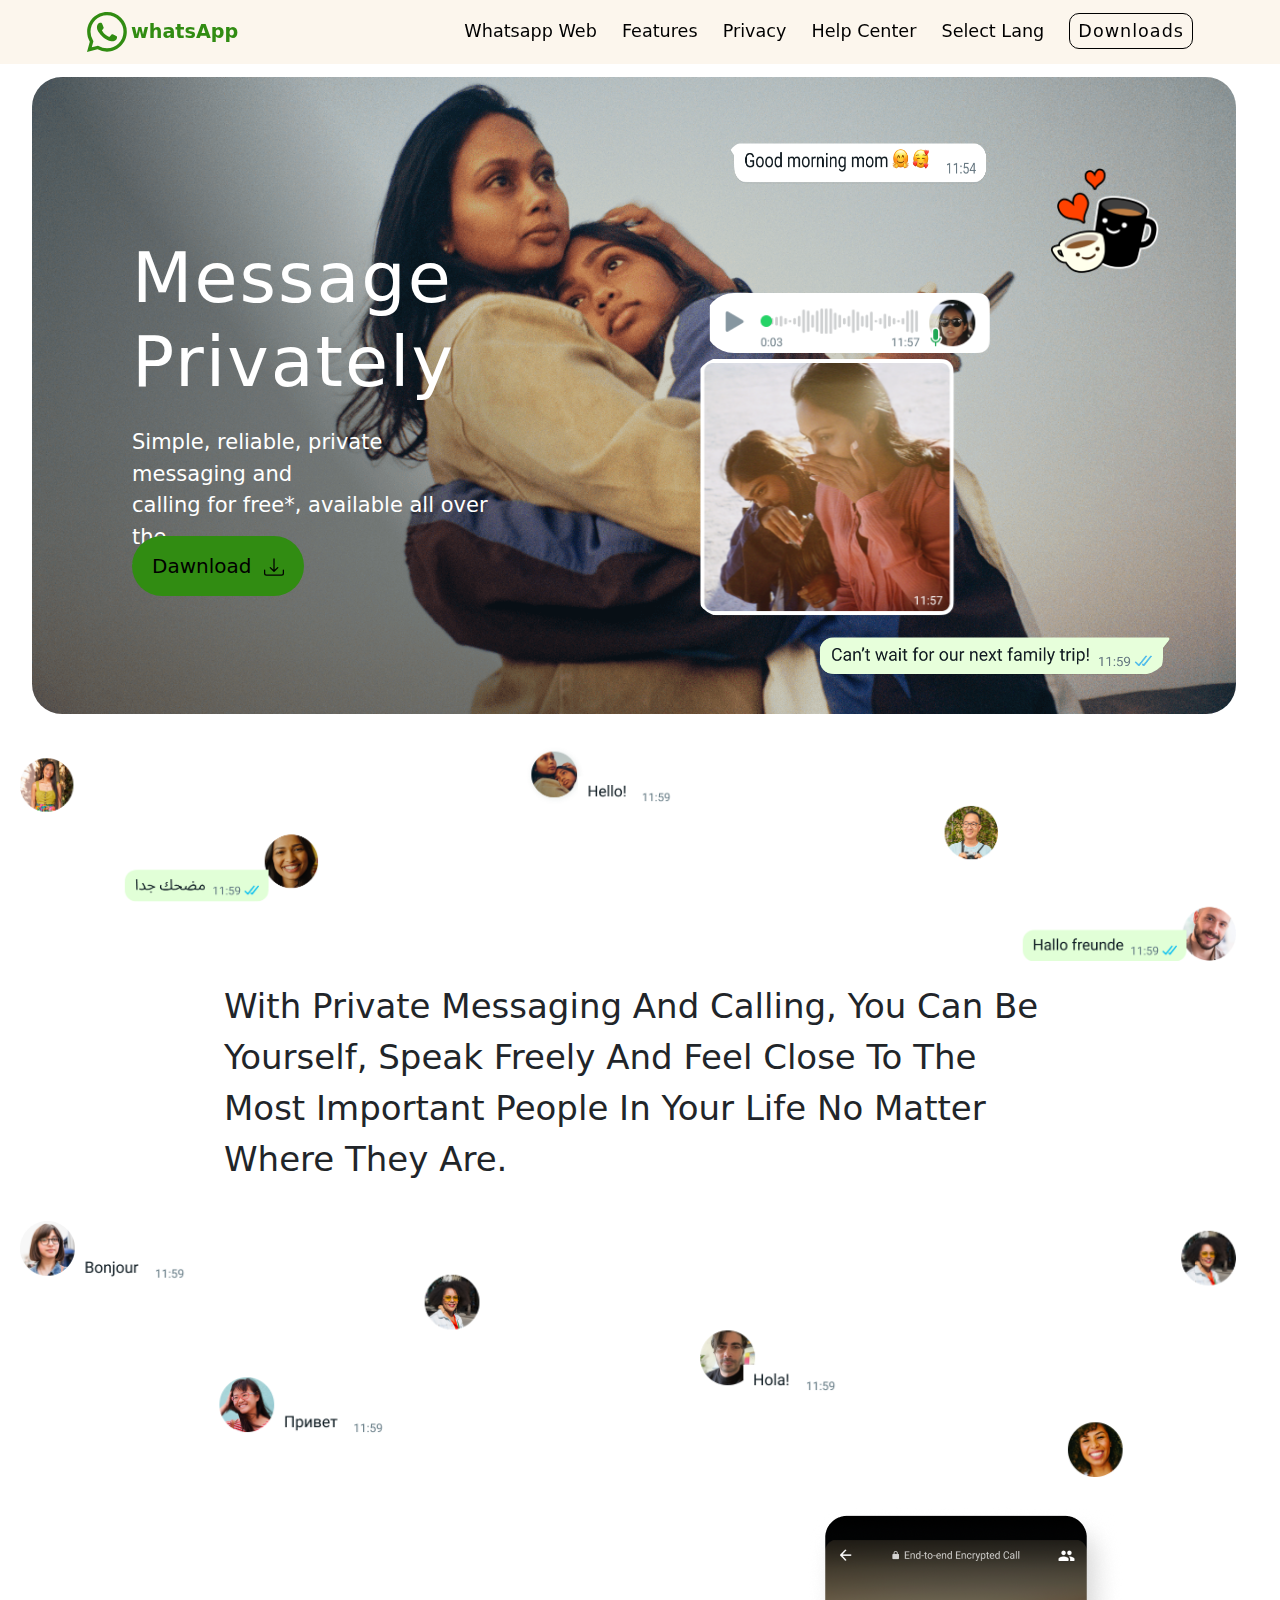
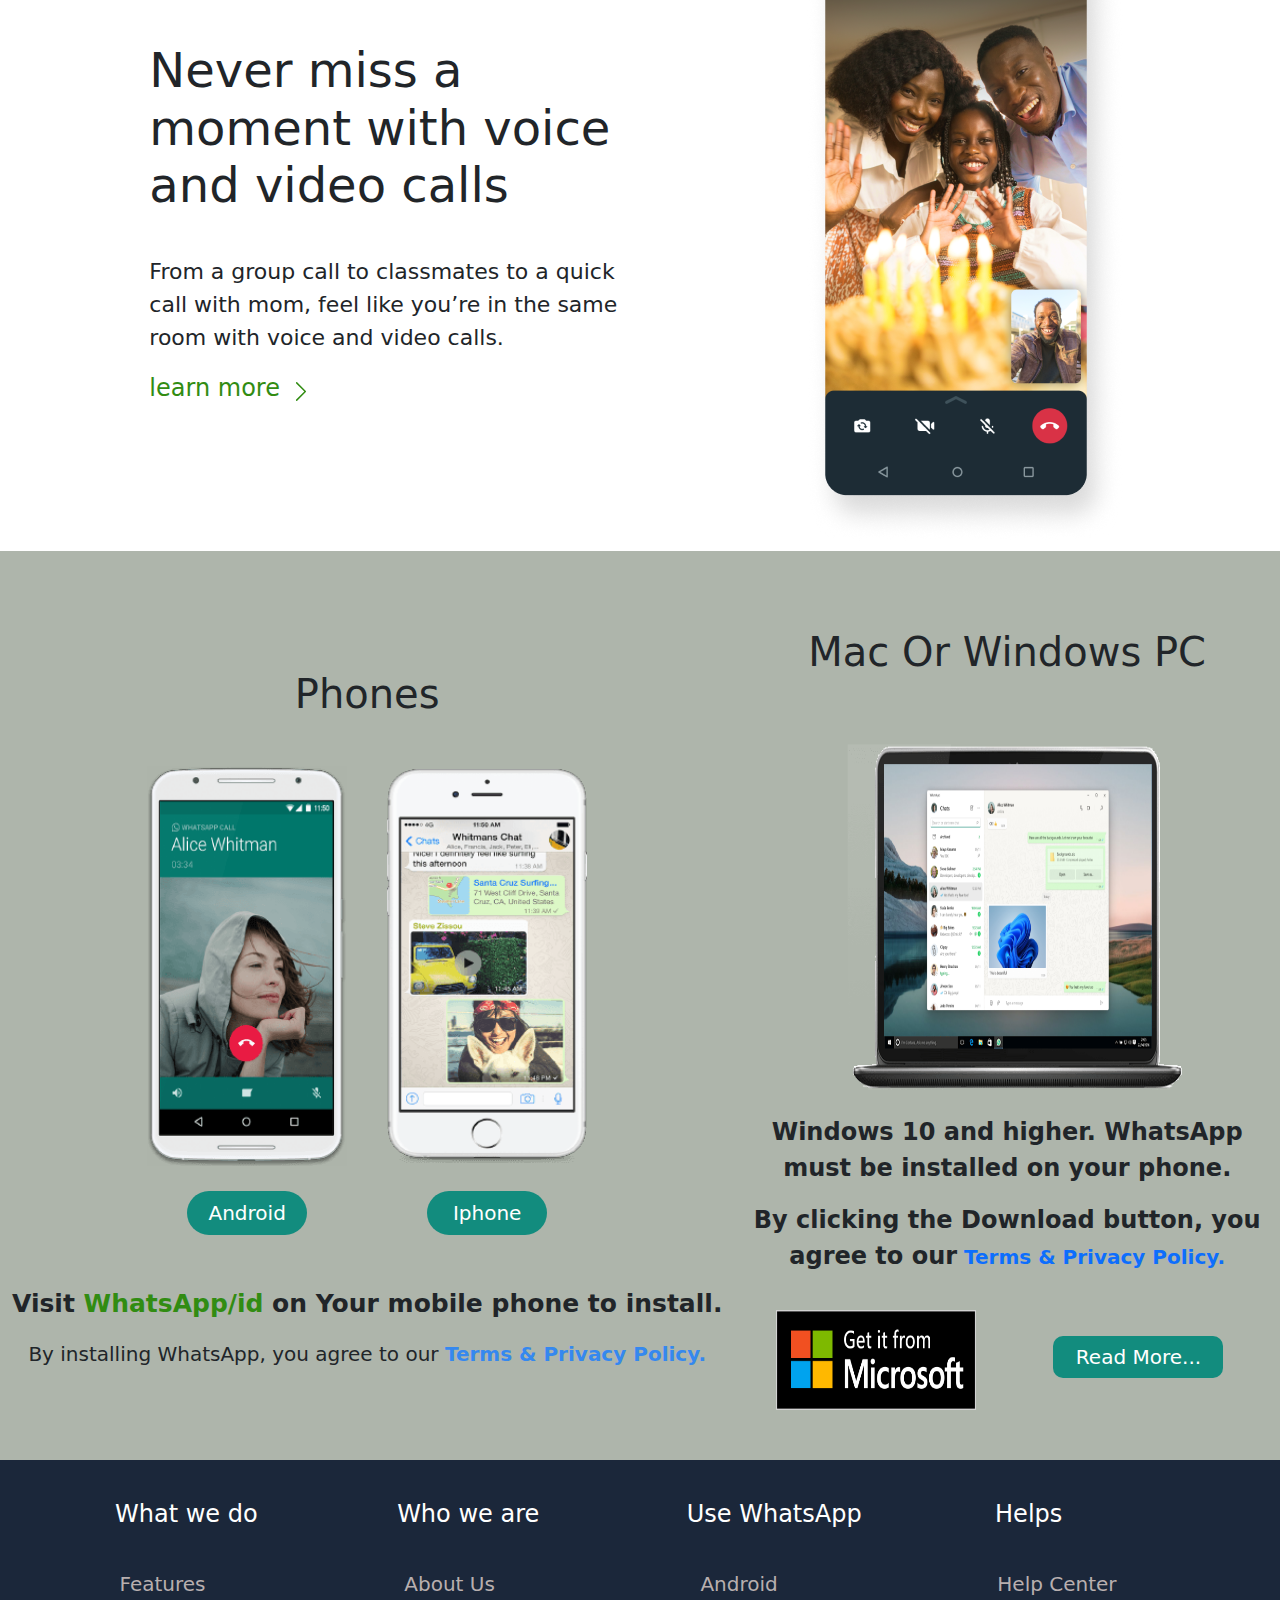
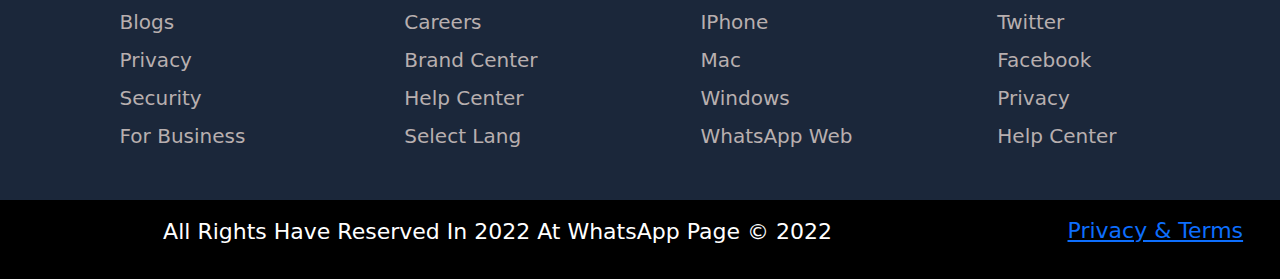
<file: index.html>
<!DOCTYPE HTML>
<html lang="en">

<head>
	<meta charset="UTF-8">
	<title>Whats App</title>
	<link rel="stylesheet" href="css/all.min.css">
	<link rel="stylesheet" href="css/bootstrap.min.css">
	<link rel='stylesheet' href='whatsApp.css' />
</head>

<body>
	<!-- the header-->
	<header>
		<div class="main_head">
			<div class="logo">
				<a href="https://www.WhatsApp.com">
					<svg xmlns="http://www.w3.org/2000/svg" width="16" height="16" fill="currentColor"
						class="bi bi-whatsapp" viewBox="0 0 16 16">
						<path
							d="M13.601 2.326A7.854 7.854 0 0 0 7.994 0C3.627 0 .068 3.558.064 7.926c0 1.399.366 2.76 1.057 3.965L0 16l4.204-1.102a7.933 7.933 0 0 0 3.79.965h.004c4.368 0 7.926-3.558 7.93-7.93A7.898 7.898 0 0 0 13.6 2.326zM7.994 14.521a6.573 6.573 0 0 1-3.356-.92l-.24-.144-2.494.654.666-2.433-.156-.251a6.56 6.56 0 0 1-1.007-3.505c0-3.626 2.957-6.584 6.591-6.584a6.56 6.56 0 0 1 4.66 1.931 6.557 6.557 0 0 1 1.928 4.66c-.004 3.639-2.961 6.592-6.592 6.592zm3.615-4.934c-.197-.099-1.17-.578-1.353-.646-.182-.065-.315-.099-.445.099-.133.197-.513.646-.627.775-.114.133-.232.148-.43.05-.197-.1-.836-.308-1.592-.985-.59-.525-.985-1.175-1.103-1.372-.114-.198-.011-.304.088-.403.087-.088.197-.232.296-.346.1-.114.133-.198.198-.33.065-.134.034-.248-.015-.347-.05-.099-.445-1.076-.612-1.47-.16-.389-.323-.335-.445-.34-.114-.007-.247-.007-.38-.007a.729.729 0 0 0-.529.247c-.182.198-.691.677-.691 1.654 0 .977.71 1.916.81 2.049.098.133 1.394 2.132 3.383 2.992.47.205.84.326 1.129.418.475.152.904.129 1.246.08.38-.058 1.171-.48 1.338-.943.164-.464.164-.86.114-.943-.049-.084-.182-.133-.38-.232z" />
					</svg>
				</a>
				<a href=""> whatsApp</a>
			</div>
			<div class="nav1">
				<svg xmlns="http://www.w3.org/2000/svg" width="33" height="22" fill="currentColor"
					class="bi bi-list svg" viewBox="0 0 16 16">
					<path fill-rule="evenodd"
						d="M2.5 12a.5.5 0 0 1 .5-.5h10a.5.5 0 0 1 0 1H3a.5.5 0 0 1-.5-.5zm0-4a.5.5 0 0 1 .5-.5h10a.5.5 0 0 1 0 1H3a.5.5 0 0 1-.5-.5zm0-4a.5.5 0 0 1 .5-.5h10a.5.5 0 0 1 0 1H3a.5.5 0 0 1-.5-.5z" />
				</svg>
				<ul>
					<li><a href="3">Whatsapp web</a></li>
					<li><a href="3">features</a></li>
					<li><a href="3">privacy</a></li>
					<li><a href="3">help center</a></li>
					<li><a href="3">select lang</a></li>
					<li class="download"><a href="3">downloads</a></li>
				</ul>
			</div>
		</div>
	</header>

	<section class="mainSection">
		<div class="main_contain">
			<img src="imges/mainHeader.png" class="img1" alt="">
			<h1>Message <br>privately</h1>
			<p>Simple, reliable, private messaging and
				<br>calling for free*,
				available all over the
				<br> world.
			</p>
			<div class="dawn">
				<button> Dawnload
					<svg xmlns="http://www.w3.org/2000/svg" width="20" height="20" fill="currentColor"
						class="bi bi-download" viewBox="0 0 16 16">
						<path
							d="M.5 9.9a.5.5 0 0 1 .5.5v2.5a1 1 0 0 0 1 1h12a1 1 0 0 0 1-1v-2.5a.5.5 0 0 1 1 0v2.5a2 2 0 0 1-2 2H2a2 2 0 0 1-2-2v-2.5a.5.5 0 0 1 .5-.5z" />
						<path
							d="M7.646 11.854a.5.5 0 0 0 .708 0l3-3a.5.5 0 0 0-.708-.708L8.5 10.293V1.5a.5.5 0 0 0-1 0v8.793L5.354 8.146a.5.5 0 1 0-.708.708l3 3z" />
					</svg>
				</button>
			</div>
			<div class="imgMoorning">
				<img src="imges/good moorning.png" alt="">
			</div>
			<div class="cupOfTea">
				<img src="imges/cup.png" alt="">
			</div>
			<div class="voiceImg">
				<img src="imges/voice.png" alt="">
			</div>
			<div class="girlAndMom">
				<img src="imges/girlandmom.png" alt="">
			</div>
			<div class="waitImg">
				<img src="imges/wait.png" alt="">
			</div>
		</div>
	</section>
	<!-- group of person  -->
	<section class="group_of_persons">
		<div class="grop_img1">
			<img src="imges/group1.png" alt="">
		</div>
		<div class="paragh">
			<div class="container">
				<p>
					With private messaging and calling, you can be yourself, speak freely and feel close to the most
					important people in your life no matter where they are.
				</p>
			</div>
		</div>
		<div class="grop_img1">
			<img src="imges/group2.png" alt="">
		</div>
	</section>
	<!-- family group section-->
	<section class="family">

		<div class="one">
			<div class="container">
				<h1>
					Never miss a moment with voice and video calls
				</h1>
				<p>
					From a group call to classmates to a quick call with mom, feel like you’re in the same room with
					voice and video calls.
				</p>
				<div class="next">
					<a href="">learn more</a>
					<svg xmlns="http://www.w3.org/2000/svg" width="32" height="23" fill="currentColor"
						class="bi bi-chevron-right" viewBox="0 0 16 16">
						<path fill-rule="evenodd"
							d="M4.646 1.646a.5.5 0 0 1 .708 0l6 6a.5.5 0 0 1 0 .708l-6 6a.5.5 0 0 1-.708-.708L10.293 8 4.646 2.354a.5.5 0 0 1 0-.708z" />
					</svg>
				</div>
			</div>
		</div>
		<div class="two">
			<div class="container">
				<img src="imges/family.png" alt="">
			</div>
		</div>
	</section>

	<!-- the second section -->
	<section class="section1">
		<div class="main">
			<div class="main_1">
				<div class="container">
					<div class="phones">
						<h1>phones</h1>
						<div class="phone_img">
							<div class="img">
								<img src="imges/android.png.png" alt="android img">
								<button>android</button>
							</div>
							<div class="img">
								<img src="imges/iphone.png.png" alt="iphone img">
								<button>iphone</button>
							</div>
						</div>
						<div class="paragraph">
							<p class="p1">Visit
								<a href="https://www.WhatsApp.com">WhatsApp/id</a> on Your mobile phone to install.
							</p>
							<p>By installing WhatsApp, you agree to our <a href="#">Terms & Privacy Policy.</a>
							</p>
						</div>
					</div>
				</div>
			</div>
			<div class="main_2">
				<div class="container">
					<h1>Mac or Windows PC</h1>
					<img class="img1" src="imges/descktop.png.png" alt="">
					<div class="describe">
						<p>
							Windows 10 and higher. WhatsApp must be installed on your phone.
						</p>
						<!-- <a href="#">Learn more about desktop experiences on WhatsApp</a> -->
						<p>By clicking the Download button, you agree to our<a class="b" href="#"> Terms & Privacy
								Policy.</a></p>
					</div>
					<img class="img2" src="imges/microsoft.png.png" alt="microsoft">
					<button>
						<a href="#">read more...</a>
					</button>
				</div>
			</div>

		</div>

		</div>

	</section>
	<!-- the third section -->

	<section class="third-sect">
		<!-- <div class="div1">
			<div class="logo">
				<a href="https://www.WhatsApp.com">
					<svg xmlns="http://www.w3.org/2000/svg" width="16" height="16" fill="currentColor"
						class="bi bi-whatsapp" viewBox="0 0 16 16">
						<path
							d="M13.601 2.326A7.854 7.854 0 0 0 7.994 0C3.627 0 .068 3.558.064 7.926c0 1.399.366 2.76 1.057 3.965L0 16l4.204-1.102a7.933 7.933 0 0 0 3.79.965h.004c4.368 0 7.926-3.558 7.93-7.93A7.898 7.898 0 0 0 13.6 2.326zM7.994 14.521a6.573 6.573 0 0 1-3.356-.92l-.24-.144-2.494.654.666-2.433-.156-.251a6.56 6.56 0 0 1-1.007-3.505c0-3.626 2.957-6.584 6.591-6.584a6.56 6.56 0 0 1 4.66 1.931 6.557 6.557 0 0 1 1.928 4.66c-.004 3.639-2.961 6.592-6.592 6.592zm3.615-4.934c-.197-.099-1.17-.578-1.353-.646-.182-.065-.315-.099-.445.099-.133.197-.513.646-.627.775-.114.133-.232.148-.43.05-.197-.1-.836-.308-1.592-.985-.59-.525-.985-1.175-1.103-1.372-.114-.198-.011-.304.088-.403.087-.088.197-.232.296-.346.1-.114.133-.198.198-.33.065-.134.034-.248-.015-.347-.05-.099-.445-1.076-.612-1.47-.16-.389-.323-.335-.445-.34-.114-.007-.247-.007-.38-.007a.729.729 0 0 0-.529.247c-.182.198-.691.677-.691 1.654 0 .977.71 1.916.81 2.049.098.133 1.394 2.132 3.383 2.992.47.205.84.326 1.129.418.475.152.904.129 1.246.08.38-.058 1.171-.48 1.338-.943.164-.464.164-.86.114-.943-.049-.084-.182-.133-.38-.232z" />
					</svg>
				</a>
				<a href=""> whatsApp</a>
			</div>
			<div class="dawn">
				<button> Dawnload
					<svg xmlns="http://www.w3.org/2000/svg" width="20" height="20" fill="currentColor"
						class="bi bi-download" viewBox="0 0 16 16">
						<path
							d="M.5 9.9a.5.5 0 0 1 .5.5v2.5a1 1 0 0 0 1 1h12a1 1 0 0 0 1-1v-2.5a.5.5 0 0 1 1 0v2.5a2 2 0 0 1-2 2H2a2 2 0 0 1-2-2v-2.5a.5.5 0 0 1 .5-.5z" />
						<path
							d="M7.646 11.854a.5.5 0 0 0 .708 0l3-3a.5.5 0 0 0-.708-.708L8.5 10.293V1.5a.5.5 0 0 0-1 0v8.793L5.354 8.146a.5.5 0 1 0-.708.708l3 3z" />
					</svg>
				</button>
			</div>
		</div> -->
		<div class="div1">
			<h4>What we do</h4>
			<ul>
				<li><a href="3">features</a></li>
				<li><a href="3">Blogs</a></li>
				<li><a href="3">privacy</a></li>
				<li><a href="3">security</a></li>
				<li><a href="3">for business</a></li>
			</ul>
		</div>
		<div class="div1">
			<h4>Who we are</h4>
			<ul>
				<li><a href="3">About us</a></li>
				<li><a href="3">Careers</a></li>
				<li><a href="3">Brand Center</a></li>
				<li><a href="3">help center</a></li>
				<li><a href="3">select lang</a></li>
			</ul>
		</div>
		<div class="div1">
			<h4>Use WhatsApp</h4>
			<ul>
				<li><a href="3">Android</a></li>
				<li><a href="3">IPhone</a></li>
				<li><a href="3">Mac</a></li>
				<li><a href="3">Windows</a></li>
				<li><a href="3">WhatsApp Web</a></li>
			</ul>
		</div>
		<div class="div1">
			<h4>Helps</h4>
			<ul>
				<li><a href="3">Help Center</a></li>
				<li><a href="3">Twitter</a></li>
				<li><a href="3">Facebook</a></li>
				<li><a href="3">privacy</a></li>
				<li><a href="3">help center</a></li>
			</ul>
		</div>


	</section>

	<!-- footer -->
	<div class="footer">
		<div class="container">
			<div class="row">
				<div class="col-lg-9 col-sm-12">
					<div class="cont">
						<p>All Rights Have Reserved In 2022 At WhatsApp Page © 2022 </p>
					</div>
				</div>
				<div class="col-lg-3 col-sm-12">
					<div>
						<a href="#">Privacy &amp; Terms</a>
					</div>
				</div>
			</div>
		</div>
	</div>

</body>
</html>
</file>
<file: whatsApp.css>
/* general features
 #128c7e
*/
*,*:after,*:before
{
	padding: 0;
	margin: 0;
	box-sizing: border-box;

}
/* global variables**********************************************************/
:root
{
	--main-color:#318c12;
}
/* end globbal variables *****************************************************/
body
{
	/* overflow: hidden; */
	font-family: system-ui, -apple-system, BlinkMacSystemFont, 'Segoe UI', Roboto, Oxygen, Ubuntu, Cantarell, 'Open Sans', 'Helvetica Neue', sans-serif;
}

.main_head
{
    display: flex;
    height: 64px;
	align-items: center;
    justify-content: space-around;
	background-color: rgba(252, 245, 235, .9);
    max-width: 100%;
    min-width: 100%;
    position: fixed;
	padding: 20px 0;
    top: 0;
    z-index: 1000;
}
.logo
{
	left:  50px;
	display: flex;
	align-items: center;
	justify-self: center;
	gap: 4px;
	font-size: 1.2em;
	font-weight: bold;
}
.logo a
{
	color: var(--main-color);
	text-decoration: none;
}
.logo svg
{
	width: 40px;
	height: 40px;
	cursor: pointer;
	color:var(--main-color);
}

header .nav1 ul li
{
	display: inline-block;
	/* padding-left: 20px; */
	list-style: none;
}
header .nav1 ul  .download
{
	padding: 4px 8px ;
	border: 1px solid #000;
	margin-left: 0;
	text-align: center;
	transition: .9s;
	margin-left: 20px;
	border-radius: 10px;
	-webkit-border-radius: 10px;
	-moz-border-radius: 10px;
	-ms-border-radius: 10px;
	-o-border-radius: 10px;
	-webkit-transition: .9s;
	-moz-transition: .9s;
	-ms-transition: .9s;
	-o-transition: .9s;
}
header .nav1 ul  .download 
{
	margin-top: 14px;
}
header .nav1 ul  .download a
{
	margin-left: 0;
	letter-spacing: 1px;
}
header .nav1 ul  .download:hover a
{
	text-decoration: none !important;
	border-bottom: none;
	color: #FFF !important;
}
header .nav1 ul li a
{
	font-size: 1.1em;
	color: #000;
	text-decoration: none;
	text-transform: capitalize;
	margin-bottom: 10px;
	margin-left: 20px;
	transition: all .2s ease-in-out;
	-webkit-transition: all .2s ease-in-out;
	-moz-transition: all .2s ease-in-out;
	-ms-transition: all .2s ease-in-out;
	-o-transition: all .2s ease-in-out;
}
header .nav1 ul li a:hover
{
	/* border-bottom: 1px solid var(--main-color) ; */
	color: var(--main-color);
}
header .nav1 ul  .download:hover 
{
	background-color: var(--main-color);
}
header .nav1 ul  .download:hover a
{
	color: #000;
	text-decoration: none;
}

.svg
{
	display: none;
}
@media (max-width:992px)
{
   .svg {
		display: block;
		width: 40px;
		height: 40px;
		cursor: pointer;
   }
   header .nav1 ul
   {
		display: none;
   }
}
/* start the main section ******************************/
.mainSection
{
	width: 100%;
	min-height: 600px;
	padding-top: 6%;
	/* background-color: #1b273a; */
}
.mainSection .main_contain
{
	width: 95%;
	margin: auto;
	position: relative;
	margin-bottom: 10px;
}
.mainSection .main_contain img
{
	width: 99%;
	border-radius: 30px;
}
.mainSection .main_contain h1 
{
   position: absolute;
   top: 25%;
   left: 100px;
   color: #FFF;
   text-transform: capitalize;
   font-size: 70px;
   letter-spacing: 2px;
}
.mainSection .main_contain p
{
	position: absolute;
	top:55% ;
	left: 100px;
    color: #FFF;
	font-size: 21px;
	max-width: 30%;
}
.mainSection .main_contain .dawn 
{
	position: absolute;
	top: 72%;
	left: 100px;
}
.mainSection .main_contain .dawn button
{
	border: none;
	outline: none;
	padding: 15px 20px;
	border-radius: 40px;
	background-color: var(--main-color);
	font-size: 20px;
	transition: .9s;
}
.mainSection .main_contain .dawn button:hover
{
	background-color: #aeb5ab;
}
.mainSection .main_contain .dawn button svg
{
	margin-left: 6px;
	font-size: 32px;
}
.mainSection .main_contain .imgMoorning
{
	position: absolute;
	top: 10%;
	right: 10%;
}
.mainSection .main_contain .imgMoorning img
{
	width: 400px;
	height: 45px;
}
.cupOfTea
{
	position: absolute;
	top: 14%;
	right: 7%;
}
.voiceImg
{
	position: absolute;
	top: 34%;
	right: 10%;	
}
.voiceImg img
{
	width: 10px;
	height: 60px;
}
.girlAndMom
{
	position: absolute;
	top: 44%;
	right: 10%;	
}
.girlAndMom img
{
	height: 260px;
}
.waitImg
{
	position: absolute;
	bottom: 13%;
	right: 6%;
}
.waitImg
{
	width:  40%;
	height: 20px;
}
@media (max-width:1170px) 
{
	    .mainSection .main_contain 
		{
			width: 95%;
			min-height: 400px;
			margin: auto;
			position: relative;
		}
	    .main_contain .img1
		{
			min-height: 550px;
			border-radius: 20px;
		}
		.mainSection .main_contain h1 
		{
			position: absolute;
			top: 50%;
			left: 100px;
			color: #FFF;
			display: inline;
			text-transform: capitalize;
			font-size: 30px;
			letter-spacing: 2px;
		}
		.mainSection .main_contain p
		{
			position: absolute;
			top:65% ;
			left: 100px;
			color: #FFF;
			font-size: 20px;
			max-width: 70%;
		}
		.mainSection .main_contain .dawn
		{
			position: absolute;
			top: 85%;
			left: 100px;
		}
		.mainSection .main_contain .dawn button
		{
			border: none;
			outline: none;
			padding: 10px 15px;
			border-radius: 40px;
			background-color: var(--main-color);
			font-size: 19px;
			transition: .9s;
		}
		.mainSection .main_contain .dawn button svg
		{
			margin-left: 6px;
			font-size: 25px;
			text-align: center;
		}
		.mainSection .main_contain .imgMoorning
		{
			position: absolute;
			top: 30%;
			right: 28%;
		}
		.mainSection .main_contain .imgMoorning img
		{
			width: 350px;
			/* height: 45px; */
		}
		.waitImg
		{
			display: none;
		}
		
		.girlAndMom,.voiceImg
		{
			display: none;
		}
}
/* start the section of the group_of_persons **********/
.group_of_persons
{
	width: 100%;
	min-height: 400px;
	padding-top: 20px;
	margin-bottom: 20px;
	/* background-color: #128c7e; */
}
.group_of_persons .grop_img1
{
	max-width: 100%;
}
.group_of_persons .grop_img1 img 
{
   width: 95%;
   margin: 0 20px;
}

.group_of_persons .paragh
{
	width: 70%;
	margin: auto;
	padding: 20px;
}
.group_of_persons .paragh p
{
	font-size: 34px;
	text-transform: capitalize;
}
@media (max-width:992px)
{
       .group_of_persons .grop_img1
		{
			width: 100%;
			overflow: hidden;
		}	
		.group_of_persons .grop_img1 img
		{
			width:1000px;
		}	
		.group_of_persons .paragh
		{
			width: 90%;
			margin: auto;
			padding: 10px;
		}
		.group_of_persons .paragh p
		{
			font-size: 24px;
			text-transform: capitalize;
			text-align: center;
		}
}
/* start the family section****************/
.family
{
	display: flex;
	justify-content: space-evenly;
	align-items: center;
}
.family .one
{
	max-width: 40%;
	/* order: 1; */
}
.family .one h1
{
	font-size: 48px;
	margin-bottom:40px ;
}
.family .one p
{
	font-size: 22px;
}
.family .one .next
{
   
}
.family .one .next a ,.family .one .next svg
{
   font-size: 24px;
   color: var(--main-color);
   text-decoration: none;
   transition: .9s;

}
.family .one .next a:hover
{
  text-decoration: underline;
}
@media (max-width:768px)
{
	.family
	{
		display: grid;
		grid-template-columns: auto;
	}
	.family .one
	{
		max-width: 90%;
		/* order: 1; */
	}
}
/*start the part1 0f the section  *****************************************************************/
.section1
{
	padding-top: 1%;
    background-color: #aeb5ab;
	width: 100%;
	min-height: 850px;
}
.main
{
	/* display: grid;
	grid-template-columns: auto auto; */
	    /* display: flex;
		justify-content: space-between;
		align-items: center;
		gap: 50px; */
		display: grid;
		grid-template-columns: auto auto;
}
@media (max-width:1170px) 
{
	.main
	{
		display: grid;
		grid-template-columns: auto;
		
	}
}
.section1 h1
{
	text-align: center;
    padding-bottom: 40px;
	text-transform: capitalize;
	padding-top: 5%;
}
.phones
{
	
	display: flex;
	flex-direction: column;
	justify-content: center;
	align-items: center;
    padding-top: 10%;
}
.phones .phone_img
{
	display: flex;
	flex-direction: row;
	align-items: center;
	justify-content: center;
	gap: 10%;
	/* display: grid;
	grid-template-columns: auto auto; */
}
.phone_img .img
{
	display: flex;
	flex-direction: column;
	justify-content: center;
	align-items: center;
	gap: 25px;
	margin-bottom:50px ;
	/* width: 40%; */
}
@media (max-width:992px){
    .phone_img .img
	{
		 display: flex;
         gap: 50px;
	}
}
.phone_img .img img
{
	width: 200px;
	height: 400px;
}
.phone_img .img button
{
    width: 120px;
    padding: 7px;
    font-size: 20px;
	text-transform: capitalize;
	border: 0;
	border-radius: 30px;
	background-color: #128c7e;
	/* background-color: var(--main-color); */
	color: #FFF;
	transition: all .9s ease-in-out;
}
.phone_img .img button:hover
{
	cursor: pointer;
	color: #000;
}
section div.paragraph p a
{
	text-decoration: none;
	color: #3588ef;
}
section div.paragraph p:first-child
{
	/* margin-top: 2%; */
	text-align: center;
	font-size: 25px;
	font-weight: bold
}
section div.paragraph p:first-child a
{
	color: var(--main-color);
}
.paragraph p:last-child
{
	/* margin-top: -30px; */
	text-align: center;
	font-size:20px;
}
.paragraph p:last-child a
{
	font-weight: bold;
}
@media (max-width:768px)
{
	.phone_img .paragraph p
	{
		font-size: 18px;
		max-width: 70%;
	}
}

/* strart the part2 of the  section1  *******************************************************************/
.main_2
{
   padding-top: 7%;
   margin: auto;
   margin-bottom:30px ;
}
.main_2 .img1 ,.main_2 .img2
{
	width: 65%;
	height: 350px;
	margin:20px auto;
	transform: translateX(30%);
	margin-bottom: 20px;
}
.main_2 .img2
{
	width: 200px;
	height: 100px;
	cursor: pointer;
	transform: translateX(15%);
}

.main_2 .describe p
{ 
  text-align: center;
  font-size: 24px;
  font-weight:bold;
}
.main_2 .describe a
{
	text-decoration: none;
	text-align: center;
	font-size: 20px;
	font-weight: bold;
}
.main_2  button
{
    width:200px;
    padding: 8px;
    border: none;
    outline: none;
    transform: translateX(60%);
    border-radius: 10px;
    background-color: #128c7e;
    -webkit-border-radius: 10px;
    -moz-border-radius: 10px;
    -ms-border-radius: 10px;
    -o-border-radius: 10px;
}
.main_2  button:hover a
{
	color: #000;
    letter-spacing: 2px;
}
.main_2  button a
{
	text-decoration: none;
	font-size: 20px;
	text-transform: capitalize;
	color: #fff;
	transition: .7s;
}
@media (max-width:992px)
{
	.main_2  .img1
	{
		width:90% ;
		transform: translateX(10%);
		-webkit-transform: translateX(10%);
		-moz-transform: translateX(10%);
		-ms-transform: translateX(10%);
		-o-transform: translateX(10%);
}
	.main_2 
	{
		max-width: 95%;
	}
	.main_2 button
	{
		transform: translateX(20%);
		-webkit-transform: translateX(20%);
		-moz-transform: translateX(20%);
		-ms-transform: translateX(20%);
		-o-transform: translateX(20%);
}
}
/* start the section ********************/
.third-sect 
{
	width: 100%;
	min-height: 340px;
	background-color:#1b273a;
	display: grid;
	grid-template-columns: repeat(5,auto);
	/* overflow: hidden; */
}
@media (max-width:1170px)
{
	.third-sect
	{
		display: grid;
		grid-template-columns: repeat(4,auto);
	}
}

@media (max-width:992px)
{
	.third-sect
	{
		display: grid;
		grid-template-columns: repeat(3,auto);
	}
}
@media (max-width:768px)
{
	.third-sect
	{
		display: grid;
		grid-template-columns: repeat(2,auto);
	}
}

.third-sect .dawn 
{
	position: absolute;
	transform: translateX(120px);
	padding-top: 90px;
	margin-left: 10px;
	-webkit-transform: translateX(120px);
	-moz-transform: translateX(120px);
	-ms-transform: translateX(120px);
	-o-transform: translateX(120px);
}
.third-sect .dawn button
{
	border: none;
	outline: none;
	padding: 10px 15px;
	border-radius: 40px;
	background-color: var(--main-color);
	font-size: 18px;
	transition: .9s;
	-webkit-transition: .9s;
	-moz-transition: .9s;
	-ms-transition: .9s;
	-o-transition: .9s;
}
.third-sect .dawn button:hover
{
	background-color: #aeb5ab;
}
.third-sect .dawn button svg
{
	margin-left: 6px;
	font-size: 32px;
}

.third-sect .div1 .logo
{
   padding-top:40px ;
   transform: translateX(130px);
   -webkit-transform: translateX(130px);
   -moz-transform: translateX(130px);
   -ms-transform: translateX(130px);
   -o-transform: translateX(130px);
}



.third-sect .div1 h4
{
	transform: translateX(115px);
	color: #fff;
	margin:40px 0;
	-webkit-transform: translateX(115px);
	-moz-transform: translateX(115px);
	-ms-transform: translateX(115px);
	-o-transform: translateX(115px);
}
section.third-sect div h3
{
	text-align:center;
	margin-bottom: 30px;
}
section.third-sect div ul li
{
	display: block;
	margin-bottom: 8px;
	margin-left: 35%;
}
section.third-sect div ul li a
{
	text-decoration: none;
	font-size: 20px;
	color: #b8afaf;
	text-transform: capitalize;
	transition: all .3s ease-in-out;
	-webkit-transition: all .3s ease-in-out;
	-moz-transition: all .3s ease-in-out;
	-ms-transition: all .3s ease-in-out;
	-o-transition: all .3s ease-in-out;
}
section.third-sect div ul li a:hover
{
	color: #128c7e;

}
.main_2
{
	width: 100%;
	overflow: hidden;
}
.main_2 button
{
	width: 170px;
	padding: 6px 10px;	
	margin-top: 20px;
	margin-left: 0;
}

 /*the footer ***************************  */
 .footer
{
	width: 100%;
	min-height: 50px;
    padding: 15px 0;
	display: flex;
    justify-content: space-around;
    align-items: center;
    font-size: 22px;
    text-transform: capitalize;
    text-align: center;
	background-color: #000;
	overflow: hidden;
}
.footer .row
{
	display: flex;
	justify-content: center;
	align-items: center;
}
 .footer .cont p
{
	color: #FFF;
}
.footer a
{
	position: absolute;
	transform: translateY(-25px);
	-webkit-transform: translateY(-25px);
	-moz-transform: translateY(-25px);
	-ms-transform: translateY(-25px);
	-o-transform: translateY(-25px);
}
@media (max-width:768px)
{
	.footer
	{
		display: flex;
		justify-content: center;
		align-items: center;
	
	}
	.footer p,a
	{
		font-size: 18px;
		max-width: 80%;
	}
	.footer a
{
	position: absolute;
	transform: translateY(-35px);
	margin-right: 30px;
	-webkit-transform: translateY(-35px);
	-moz-transform: translateY(-35px);
	-ms-transform: translateY(-35px);
	-o-transform: translateY(-35px);
}
} 
/* .foot
{
	width: 100%;
    min-height: 50px;
    padding: 20px 0;
    background-color: #000;
    color: #FFF;
    display: flex;
    justify-content: space-around;
    align-items: center;
    font-size: 22px;
    text-transform: capitalize;
    text-align: center;
}
</file>
